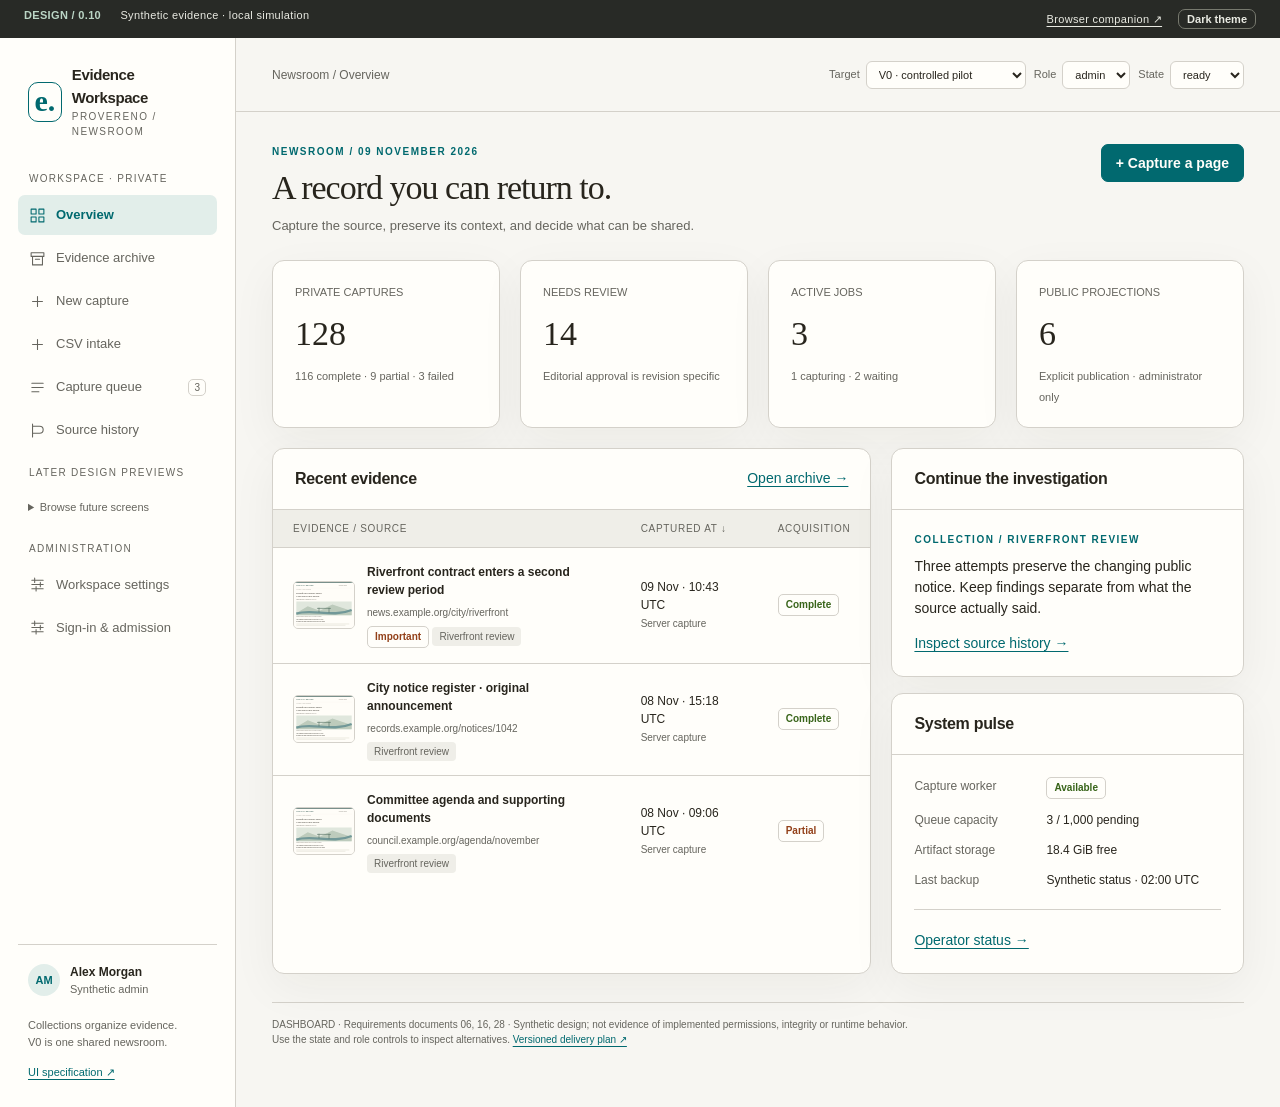
<file: design/index.html>
<!doctype html>
<html lang="en">
<head>
<meta charset="utf-8"><meta name="viewport" content="width=device-width,initial-scale=1">
<title>Evidence Workspace · Interactive UI blueprint</title>
<link rel="stylesheet" href="styles.css">
<script defer src="workspace.js"></script>
</head>
<body>
<a class="skip" href="#main">Skip to content</a>
<div class="design-bar"><span><b>DESIGN / 0.10</b> Synthetic evidence · local simulation</span><nav aria-label="Design tools"><a href="extension.html">Browser companion ↗</a><button id="theme" type="button">Dark theme</button></nav></div>
<div id="app"></div><div id="toast" role="status" aria-live="polite"></div>
<dialog id="dialog"><div id="dialog-content"></div></dialog>
</body></html>
</file>
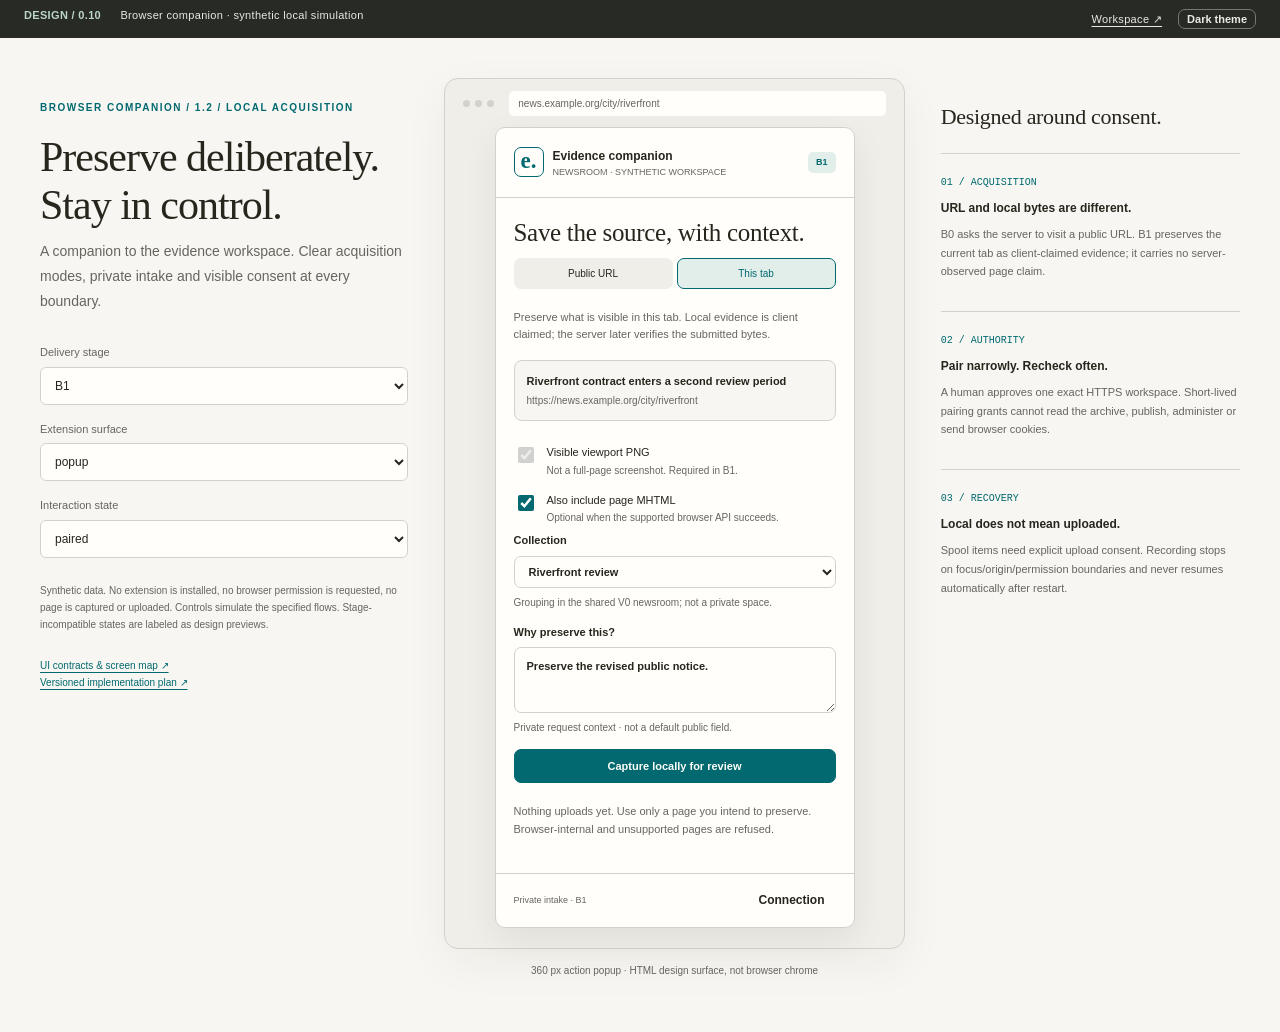
<file: design/extension.html>
<!doctype html>
<html lang="en"><head><meta charset="utf-8"><meta name="viewport" content="width=device-width,initial-scale=1"><title>Browser Companion · Interactive UI blueprint</title><link rel="stylesheet" href="styles.css"><link rel="stylesheet" href="extension.css"><script defer src="extension.js"></script></head>
<body><a class="skip" href="#main">Skip to content</a><div class="design-bar"><span><b>DESIGN / 0.10</b> Browser companion · synthetic local simulation</span><nav aria-label="Design tools"><a href="index.html">Workspace ↗</a><button id="theme">Dark theme</button></nav></div><main id="main" class="extension-studio"><div id="extension-app"></div></main><div id="toast" role="status" aria-live="polite"></div></body></html>
</file>
<file: design/styles.css>
:root{color-scheme:light;--bg:#f7f6f2;--surface:#fffefa;--soft:#efeee8;--ink:#28251d;--muted:#66655e;--line:#d4d1ca;--accent:#01696f;--accent-soft:#e2eeea;--error:#9e2460;--warn:#934019;--success:#386419;--shadow:0 14px 46px #28251d0d;--radius:12px}
*{box-sizing:border-box}body{margin:0;background:var(--bg);color:var(--ink);font-family:Inter,-apple-system,BlinkMacSystemFont,"Segoe UI",sans-serif;font-size:14px;line-height:1.5}body.dark{color-scheme:dark;--bg:#171614;--surface:#201f1c;--soft:#2b2a25;--ink:#eeede7;--muted:#b6b3a9;--line:#49473f;--accent:#74c2ca;--accent-soft:#20383a;--error:#f090b9;--warn:#f6b08b;--success:#add68b;--shadow:none}button,input,select,textarea{font:inherit}button,a,input,select,textarea{outline-offset:4px}button:focus-visible,a:focus-visible,input:focus-visible,select:focus-visible,textarea:focus-visible{outline:3px solid var(--accent)}button{cursor:pointer}a{color:var(--accent);text-underline-offset:3px}button{border:1px solid var(--line);border-radius:7px;padding:9px 14px;color:var(--ink);background:var(--surface);font-weight:600;line-height:1.3}button:hover{border-color:var(--accent);background:var(--accent-soft)}button:disabled{opacity:.5;cursor:not-allowed}.primary{background:var(--accent);color:var(--surface);border-color:var(--accent)}body.dark .primary{color:#142729}.danger{color:var(--error)}.quiet{border-color:transparent;background:transparent}.small{padding:6px 10px;font-size:12px}.skip{position:fixed;top:-90px;left:16px;z-index:30;padding:12px;background:var(--surface)}.skip:focus{top:8px}.design-bar{min-height:38px;padding:7px 24px;background:#282a26;color:#e9eae2;display:flex;justify-content:space-between;gap:12px;font-size:11px;letter-spacing:.03em}.design-bar b{color:#bbd6c6;margin-right:16px}.design-bar nav{display:flex;align-items:center;gap:16px}.design-bar a{color:#e9eae2}.design-bar button{font-size:11px;padding:2px 8px;background:transparent;color:#e9eae2;border-color:#77796e}.shell{display:grid;grid-template-columns:236px minmax(0,1fr);min-height:calc(100vh - 38px)}.sidebar{border-right:1px solid var(--line);padding:26px 18px;background:var(--surface);display:flex;flex-direction:column;gap:20px}.brand{display:flex;gap:10px;align-items:center;padding:0 10px}.brand-mark{font-family:Georgia,serif;font-weight:bold;font-size:30px;color:var(--accent);border:1px solid var(--accent);width:40px;text-align:center;height:40px;line-height:36px;border-radius:10px}.brand b{font-size:15px;letter-spacing:-.4px}.brand small{display:block;color:var(--muted);font-size:10px;text-transform:uppercase;letter-spacing:.14em}.nav-group{display:grid;gap:3px}.nav-label{font-size:10px;color:var(--muted);text-transform:uppercase;letter-spacing:.13em;padding:12px 11px 6px}.nav-item{display:flex;align-items:center;gap:10px;padding:10px 11px;text-decoration:none;color:var(--muted);border-radius:7px;min-height:40px;font-size:13px}.nav-item:hover{background:var(--soft);color:var(--ink)}.nav-item.active{background:var(--accent-soft);color:var(--accent);font-weight:650}.nav-item .count{margin-left:auto;font-size:10px;border:1px solid var(--line);border-radius:5px;padding:0 5px}.nav-item svg{width:17px;height:17px;flex-shrink:0}.sidebar-foot{margin-top:auto;border-top:1px solid var(--line);padding:18px 10px 0;color:var(--muted);font-size:11px}.avatar{display:inline-flex;align-items:center;justify-content:center;background:var(--accent-soft);color:var(--accent);border-radius:50%;height:32px;width:32px;font-size:11px;font-weight:700}.user{display:flex;gap:10px;align-items:center}.user b{display:block;color:var(--ink);font-size:12px}.body-area{min-width:0}.topbar{min-height:74px;border-bottom:1px solid var(--line);padding:16px 36px;display:flex;align-items:center;justify-content:space-between;gap:16px}.crumb{font-size:12px;color:var(--muted)}.controls{display:flex;align-items:center;gap:8px;flex-wrap:wrap}.controls label{display:flex;align-items:center;gap:6px;font-size:11px;color:var(--muted)}.controls select{max-width:160px;font-size:11px;padding:6px 8px;border:1px solid var(--line);background:var(--surface);color:var(--ink);border-radius:6px}main{max-width:1440px;padding:32px 36px 60px;margin:auto}.page-head{display:flex;justify-content:space-between;gap:20px;align-items:flex-start;margin-bottom:24px}.eyebrow{font-size:10px;text-transform:uppercase;letter-spacing:.15em;color:var(--accent);font-weight:700;margin:0 0 9px}h1{font-family:Georgia,"Times New Roman",serif;font-weight:400;font-size:34px;line-height:1.15;letter-spacing:-1px;margin:0 0 9px}h2{font-size:16px;letter-spacing:-.3px;margin:0}h3{font-size:14px;margin:0 0 8px}p{margin:0 0 14px}.sub{font-size:13px;color:var(--muted);max-width:680px}.muted{color:var(--muted)}.mono{font-family:ui-monospace,SFMono-Regular,Consolas,monospace;font-size:11px;overflow-wrap:anywhere}.flex{display:flex;align-items:center;gap:10px;flex-wrap:wrap}.between{justify-content:space-between}.stack{display:grid;gap:16px}.grid{display:grid;gap:20px}.cols{grid-template-columns:minmax(0,1.7fr) minmax(260px,1fr)}.two{grid-template-columns:repeat(2,minmax(0,1fr))}.three{grid-template-columns:repeat(3,minmax(0,1fr))}.four{grid-template-columns:repeat(4,minmax(0,1fr))}.card{background:var(--surface);border:1px solid var(--line);border-radius:var(--radius);box-shadow:var(--shadow);min-width:0;overflow:hidden}.pad{padding:22px}.card-head{padding:18px 22px;border-bottom:1px solid var(--line);display:flex;align-items:center;justify-content:space-between;gap:12px}.card-head small{font-size:11px;color:var(--muted)}.card p:last-child{margin-bottom:0}.stat{padding:20px 22px}.stat strong{display:block;font-family:Georgia,serif;font-weight:400;font-size:34px;margin:6px 0}.stat span,.stat small{color:var(--muted);font-size:11px}.pill{display:inline-flex;align-items:center;gap:5px;font-size:10px;font-weight:650;border-radius:5px;border:1px solid var(--line);padding:3px 7px;white-space:nowrap;background:var(--soft);line-height:1.4}.pill.good{color:var(--success);background:transparent}.pill.teal{color:var(--accent);background:var(--accent-soft);border-color:transparent}.pill.warn{color:var(--warn);background:transparent}.pill.bad{color:var(--error);background:transparent}.dot{width:6px;height:6px;border-radius:50%;background:currentColor;display:inline-block}.notice{padding:14px 16px;border:1px solid var(--line);border-left:3px solid var(--accent);border-radius:8px;background:var(--accent-soft);font-size:12px;line-height:1.6;margin-bottom:20px}.notice.warn{border-left-color:var(--warn);background:var(--soft);color:var(--ink)}.notice.bad{border-left-color:var(--error);background:var(--soft)}.notice strong{display:block;margin-bottom:3px}.toolbar{display:flex;align-items:center;justify-content:space-between;gap:12px;flex-wrap:wrap;margin-bottom:18px}.search{position:relative;flex:1;min-width:150px}.search input{padding-left:34px;width:100%}.search svg{position:absolute;top:12px;left:11px;width:16px;height:16px;color:var(--muted)}input:not([type=checkbox]),textarea,select{padding:10px 12px;border:1px solid var(--line);border-radius:7px;background:var(--surface);color:var(--ink);min-width:0}textarea{resize:vertical;min-height:100px;width:100%}input[type=checkbox]{accent-color:var(--accent);width:16px;height:16px;flex-shrink:0}label.field{display:grid;gap:7px;font-weight:600;font-size:12px;margin-bottom:18px}label.field small{font-weight:400;color:var(--muted)}fieldset{border:0;padding:0;margin:0 0 20px;min-width:0}legend{font-weight:650;font-size:12px;margin-bottom:10px}.checkline{display:flex;gap:10px;align-items:flex-start;font-size:12px;padding:7px 0}.checkline span small{display:block;color:var(--muted);margin-top:2px}.error-text{color:var(--error);font-size:12px}.tabs{display:flex;gap:22px;border-bottom:1px solid var(--line);margin:0 0 20px;overflow:auto}.tabs button{border:0;border-radius:0;border-bottom:2px solid transparent;padding:12px 0;color:var(--muted);background:transparent;white-space:nowrap;font-size:12px}.tabs button.active{border-bottom-color:var(--accent);color:var(--accent)}.table-wrap{overflow:auto}table{border-collapse:collapse;width:100%;text-align:left;font-size:12px}th{font-weight:500;color:var(--muted);font-size:10px;text-transform:uppercase;letter-spacing:.07em;background:var(--soft);padding:11px 20px;white-space:nowrap}td{padding:15px 20px;border-top:1px solid var(--line);vertical-align:middle}td .title{font-weight:600;display:block;color:var(--ink);text-decoration:none;margin-bottom:4px}td .title:hover{color:var(--accent)}td small{font-size:10px;color:var(--muted)}.preview-mini{background:var(--soft);border:1px solid var(--line);border-radius:5px;width:62px;height:48px;display:flex;align-items:center;justify-content:center;flex-shrink:0;overflow:hidden}.preview-mini img{width:100%;height:100%;object-fit:cover}.evidence-image{width:100%;display:block;background:#eceae3;max-height:620px;object-fit:contain;object-position:top}.image-frame{background:var(--soft);padding:20px;border-bottom:1px solid var(--line)}.kv{display:grid;grid-template-columns:120px minmax(0,1fr);gap:12px;font-size:12px;margin:0}.kv dt{color:var(--muted)}.kv dd{margin:0;overflow-wrap:anywhere}.divider{border:0;border-top:1px solid var(--line);margin:20px 0}.chip{font-size:10px;border-radius:4px;padding:4px 7px;background:var(--soft);color:var(--muted)}.timeline{list-style:none;padding:0;margin:0}.timeline li{position:relative;padding:0 0 22px 24px;border-left:1px solid var(--line);margin-left:4px;font-size:12px}.timeline li:before{content:"";position:absolute;top:4px;left:-4px;border:2px solid var(--surface);background:var(--accent);width:8px;height:8px;border-radius:50%;box-sizing:content-box}.timeline li:last-child{border-color:transparent;padding-bottom:0}.timeline small{display:block;color:var(--muted);font-size:10px;margin-top:4px}.empty{padding:48px 28px;text-align:center;max-width:530px;margin:auto}.empty .empty-symbol{font-family:Georgia,serif;font-size:48px;color:var(--accent);margin-bottom:12px}.empty h2{font-family:Georgia,serif;font-weight:400;font-size:26px;margin-bottom:12px}.empty p{color:var(--muted);font-size:13px}.footer-note{margin-top:24px;color:var(--muted);font-size:11px;display:flex;justify-content:space-between;gap:16px;flex-wrap:wrap}.diff{font-family:ui-monospace,monospace;font-size:12px;padding:18px;line-height:1.9;background:var(--soft);border-radius:8px}.diff .minus{display:block;color:var(--error);text-decoration:line-through}.diff .plus{display:block;color:var(--success)}.diff .context{color:var(--muted)}.flow-steps{display:flex;gap:12px;margin:0 0 24px;font-size:11px;flex-wrap:wrap}.flow-steps span{padding:6px 10px;border-bottom:2px solid var(--line);color:var(--muted)}.flow-steps span.active{border-color:var(--accent);color:var(--accent)}.progress-line{height:4px;background:var(--soft);border-radius:10px;overflow:hidden;margin:12px 0}.progress-line span{display:block;background:var(--accent);height:100%;width:45%}.screen-reference{font-size:10px;color:var(--muted);margin-top:28px;border-top:1px solid var(--line);padding-top:14px}.upload-area{border:1px dashed var(--accent);border-radius:10px;padding:28px;background:var(--accent-soft);text-align:center;font-size:12px}dialog{background:var(--surface);color:var(--ink);border:1px solid var(--line);border-radius:14px;width:min(540px,calc(100% - 32px));padding:28px;box-shadow:0 30px 100px #0004}dialog::backdrop{background:#1119}dialog h2{font-family:Georgia,serif;font-size:27px;font-weight:400;margin-bottom:12px}.dialog-actions{display:flex;gap:10px;justify-content:flex-end;margin-top:24px}#toast{display:none;position:fixed;bottom:24px;left:50%;transform:translateX(-50%);background:var(--ink);color:var(--bg);padding:13px 20px;border-radius:8px;max-width:90vw;z-index:40;font-size:12px;box-shadow:0 10px 30px #0003}#toast.show{display:block}.access-grid{display:grid;grid-template-columns:repeat(5,minmax(100px,1fr));gap:10px}.access-tile{padding:14px;border:1px solid var(--line);border-radius:8px;font-size:11px}.access-tile b{display:block;margin-bottom:6px}.login-frame{max-width:460px;margin:50px auto}.public-frame{max-width:900px;margin:auto}.version-preview{font-size:11px;color:var(--warn);margin-bottom:16px}.mobile-nav{display:none}.capture-strip{display:flex;gap:12px;align-items:center}.capture-strip .text{min-width:0}.url{overflow-wrap:anywhere}.spaced{margin-top:20px}.tag-list{display:flex;gap:6px;flex-wrap:wrap}
@media(min-width:1550px){main{padding-top:42px}.page-head{margin-bottom:30px}}
@media(max-width:1100px){.shell{grid-template-columns:200px minmax(0,1fr)}main{padding:26px 24px}.topbar{padding:14px 24px}.cols{grid-template-columns:minmax(0,1fr)}.four{grid-template-columns:repeat(2,minmax(0,1fr))}.access-grid{grid-template-columns:repeat(3,minmax(100px,1fr))}}
@media(max-width:760px){.design-bar{padding:8px 14px;flex-wrap:wrap}.design-bar b{margin-right:8px}.shell{display:block}.sidebar{padding:12px 16px;border-right:0;border-bottom:1px solid var(--line);gap:10px}.brand{padding:0}.brand-mark{width:30px;height:30px;font-size:23px;line-height:27px}.sidebar .nav-group{display:none}.sidebar.open .nav-group{display:grid;grid-template-columns:repeat(2,minmax(0,1fr))}.sidebar.open .nav-label{grid-column:1/-1}.sidebar-foot{display:none}.mobile-nav{display:block;margin-left:auto}.topbar{padding:12px 16px;align-items:flex-start}.controls{justify-content:flex-end}.controls label{font-size:0}.controls select{font-size:11px;max-width:125px}.crumb{font-size:11px}main{padding:24px 16px 40px}h1{font-size:29px}.page-head{flex-wrap:wrap;gap:12px}.two,.three{grid-template-columns:1fr}.card-head,.pad{padding:17px}.four{gap:10px}.stat{padding:14px}.stat strong{font-size:29px}.toolbar{align-items:stretch}.toolbar .search{flex-basis:100%}.kv{grid-template-columns:95px minmax(0,1fr);gap:10px}.image-frame{padding:10px}.page-head .flex{width:100%}td,th{padding:12px}.access-grid{grid-template-columns:repeat(2,minmax(100px,1fr))}.screen-reference{line-height:1.7}.login-frame{margin:20px auto}.flow-steps{gap:4px}.flow-steps span{padding:6px}.design-bar nav{gap:10px}.capture-strip .preview-mini{display:none}}
@media(prefers-reduced-motion:no-preference){button,a{transition:background .15s,border-color .15s}}

.search input:not([type=checkbox]){padding-left:34px}.nav-preview summary{font-size:11px;color:var(--muted);cursor:pointer;padding:10px}.nav-preview[open] summary{color:var(--accent)}
@media(max-width:760px){.nav-preview{grid-column:1/-1}.nav-preview[open]{display:grid;grid-template-columns:repeat(2,minmax(0,1fr))}.nav-preview summary{grid-column:1/-1}}
</file>
<file: design/extension.css>
.extension-studio{max-width:1450px;padding:40px}.studio-grid{display:grid;grid-template-columns:minmax(250px,.8fr) minmax(410px,1fr) minmax(230px,.65fr);gap:36px;align-items:start}.studio-copy{padding-top:22px}.studio-copy h1{font-size:42px;max-width:360px}.studio-copy .sub{font-size:14px;line-height:1.8}.studio-copy .eyebrow{margin-bottom:18px}.studio-copy .controls{display:grid;gap:16px;margin-top:30px}.studio-copy .controls label{display:grid;gap:6px;font-size:11px}.studio-copy .controls select{width:100%;max-width:none;padding:10px;font-size:12px}.browser-canvas{border:1px solid var(--line);border-radius:14px;background:var(--soft);padding:0 18px 20px;min-width:0;box-shadow:var(--shadow)}.browser-strip{height:48px;display:flex;align-items:center;gap:5px;font-size:10px;color:var(--muted)}.browser-strip .browser-dot{height:7px;width:7px;background:var(--line);border-radius:50%}.browser-address{margin-left:10px;border-radius:5px;background:var(--surface);padding:5px 9px;flex:1;overflow:hidden;text-overflow:ellipsis;white-space:nowrap}.extension-frame{width:100%;max-width:384px;min-height:540px;margin:0 auto;background:var(--surface);border:1px solid var(--line);border-radius:10px;overflow:hidden;box-shadow:0 12px 36px #0001}.extension-frame.surface-popup{max-width:360px}.extension-head{display:flex;align-items:center;gap:9px;border-bottom:1px solid var(--line);padding:17px 18px}.extension-head .brand-mark{width:30px;height:30px;font-size:23px;line-height:26px;border-radius:7px}.extension-head b{font-size:12px}.extension-head small{display:block;color:var(--muted);font-size:9px}.extension-head .pill{margin-left:auto;font-size:9px}.extension-content{padding:20px 18px}.extension-content h2{font-family:Georgia,serif;font-size:25px;font-weight:400;line-height:1.2;margin-bottom:10px}.extension-content .sub{font-size:11px;line-height:1.6}.extension-content .notice{font-size:11px;padding:11px;margin-bottom:16px}.extension-content .field{font-size:11px;margin-bottom:14px}.extension-content .field small{font-size:10px}.extension-content .field input,.extension-content .field select{padding:8px 10px;font-size:11px;width:100%}.extension-content textarea{font-size:11px;min-height:66px}.extension-content .checkline{font-size:11px}.extension-content .checkline small{font-size:10px}.extension-content button{font-size:11px}.full{display:block;width:100%;text-align:center}.extension-content .kv{grid-template-columns:85px minmax(0,1fr);font-size:10px;gap:9px}.extension-content .pill{font-size:9px}.extension-foot{border-top:1px solid var(--line);padding:12px 18px;display:flex;align-items:center;justify-content:space-between;color:var(--muted);font-size:9px}.tab-context{border:1px solid var(--line);border-radius:8px;padding:12px;margin:16px 0;background:var(--bg)}.tab-context b{font-size:11px;display:block;margin-bottom:4px}.tab-context p{font-size:10px;margin:0;color:var(--muted);overflow-wrap:anywhere}.mode-tabs{display:flex;gap:4px;margin-bottom:20px}.mode-tabs button{flex:1;padding:8px 4px;font-size:10px;border-color:transparent;background:var(--soft);font-weight:500}.mode-tabs button.active{background:var(--accent-soft);color:var(--accent);border-color:var(--accent)}.design-notes{padding-top:22px}.design-notes h2{font-family:Georgia,serif;font-size:22px;font-weight:400;margin-bottom:20px}.design-note{border-top:1px solid var(--line);padding:16px 0}.design-note .number{font-size:10px;color:var(--accent);font-family:ui-monospace,monospace}.design-note h3{font-size:12px;margin:8px 0}.design-note p{font-size:11px;color:var(--muted);line-height:1.7}.approval-code{font-family:ui-monospace,monospace;letter-spacing:.25em;font-size:26px;text-align:center;padding:16px;border:1px solid var(--line);border-radius:8px;margin:16px 0}.local-preview{border:1px solid var(--line);border-radius:7px;overflow:hidden;margin:14px 0}.local-preview img{display:block;width:100%;max-height:150px;object-fit:cover;object-position:top}.local-preview small{display:block;padding:8px;font-size:9px;color:var(--muted)}.session-timer{font-family:ui-monospace,monospace;font-size:30px;letter-spacing:-1px;margin:10px 0}.session-dot{height:8px;width:8px;border-radius:50%;background:var(--error);display:inline-block;margin-right:7px}.local-item{border:1px solid var(--line);border-radius:7px;padding:10px;margin:12px 0;font-size:11px}.local-item .checkline{margin:0;padding:0}.supported-table{width:100%;font-size:10px}.supported-table td{padding:8px 0;border-color:var(--line)}.extension-caption{text-align:center;font-size:10px;color:var(--muted);margin-top:14px}.extension-content .flow-steps span{font-size:9px;padding:4px}.surface-options{max-width:500px}.surface-options .extension-content{padding:24px}.prototype-warning{margin-top:24px;font-size:10px;color:var(--muted);line-height:1.7}.extension-head button{margin-left:auto;font-size:10px;padding:5px 7px}
@media(max-width:1200px){.studio-grid{grid-template-columns:minmax(230px,1fr) minmax(370px,1.3fr)}.design-notes{grid-column:1/-1;display:grid;grid-template-columns:repeat(3,minmax(0,1fr));gap:20px}.design-notes h2{grid-column:1/-1;margin:0}.extension-studio{padding:30px}}
@media(max-width:760px){.extension-studio{padding:24px 16px}.studio-grid{grid-template-columns:minmax(0,1fr);gap:24px}.studio-copy{padding:0}.studio-copy h1{font-size:32px;max-width:none}.studio-copy .controls{grid-template-columns:1fr 1fr;gap:10px;margin-top:20px}.studio-copy .controls label:last-child{grid-column:1/-1}.studio-copy .controls label{font-size:10px}.studio-copy .controls select{font-size:11px;max-width:none}.browser-canvas{padding:0 10px 14px}.design-notes{grid-template-columns:minmax(0,1fr);gap:0}.design-notes h2{margin-bottom:14px}.extension-frame{min-height:500px}.browser-strip{height:37px}.prototype-warning{margin-top:16px}}
</file>
